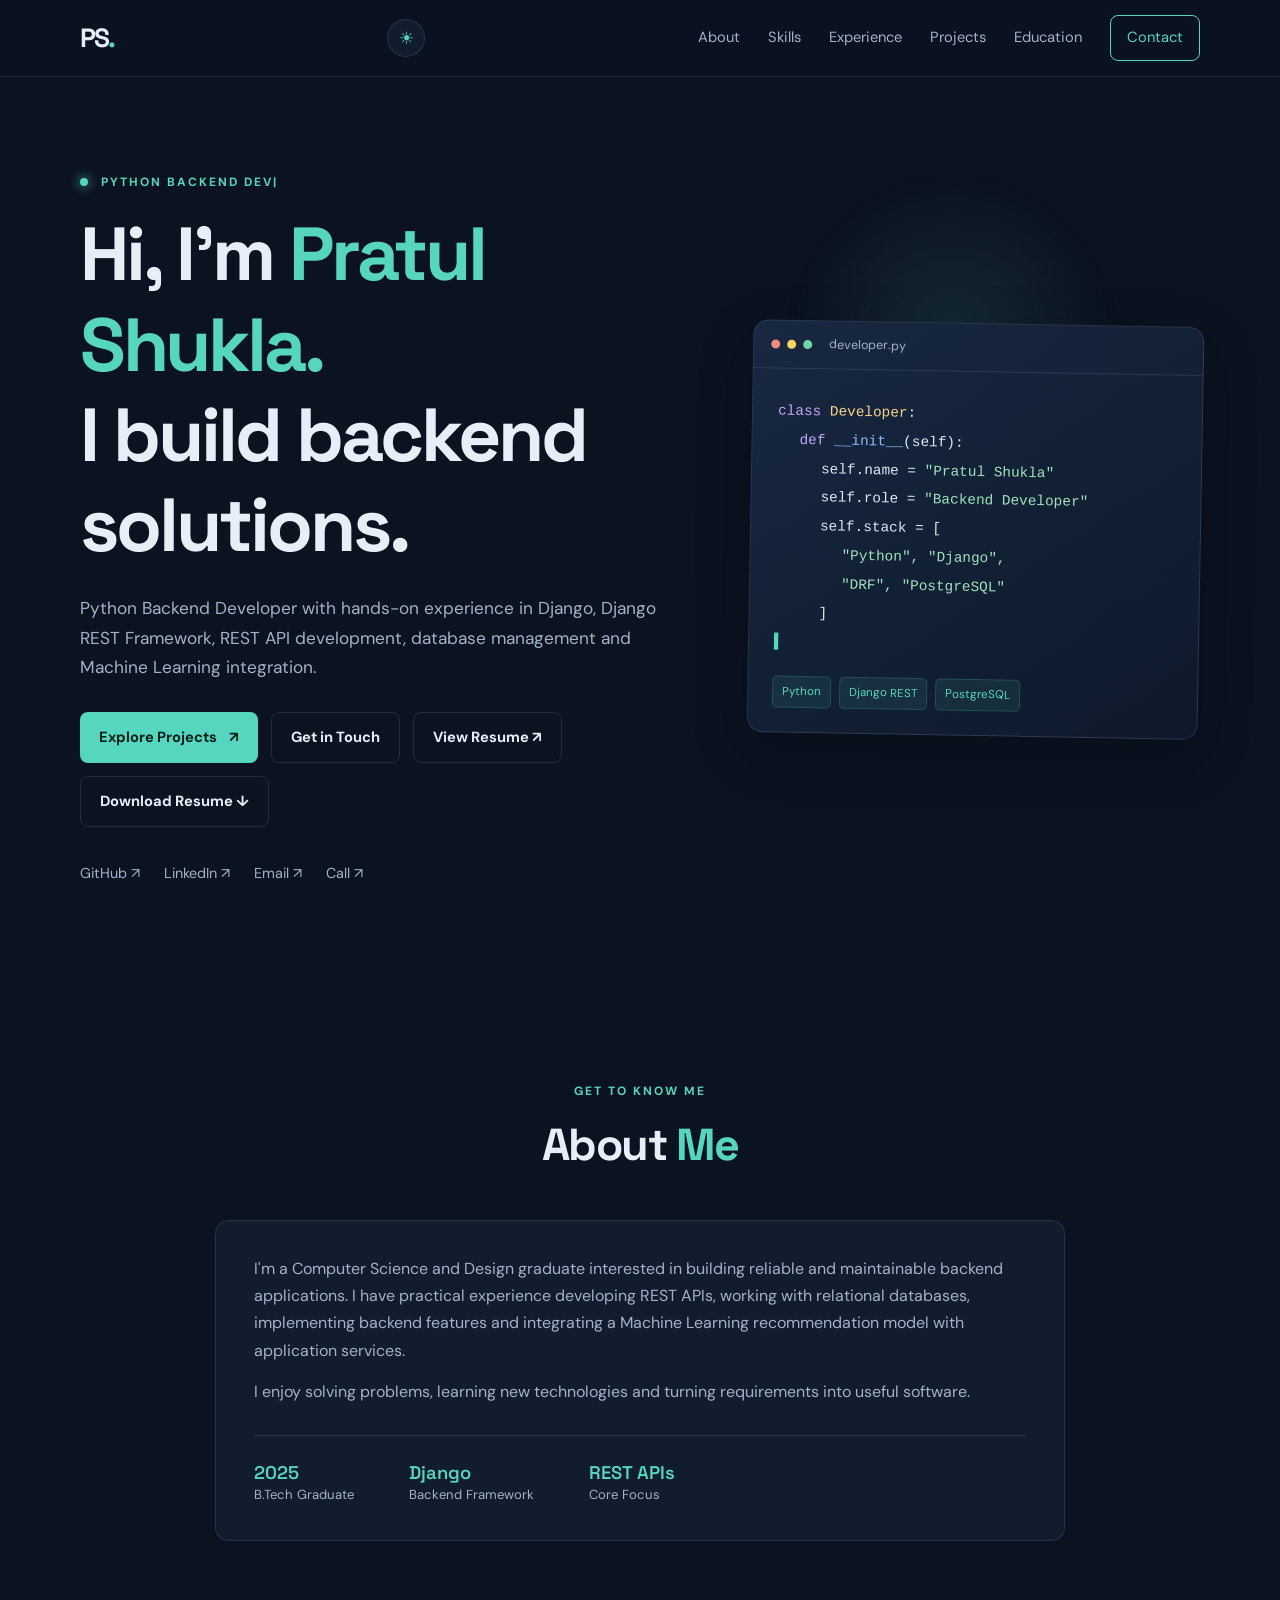
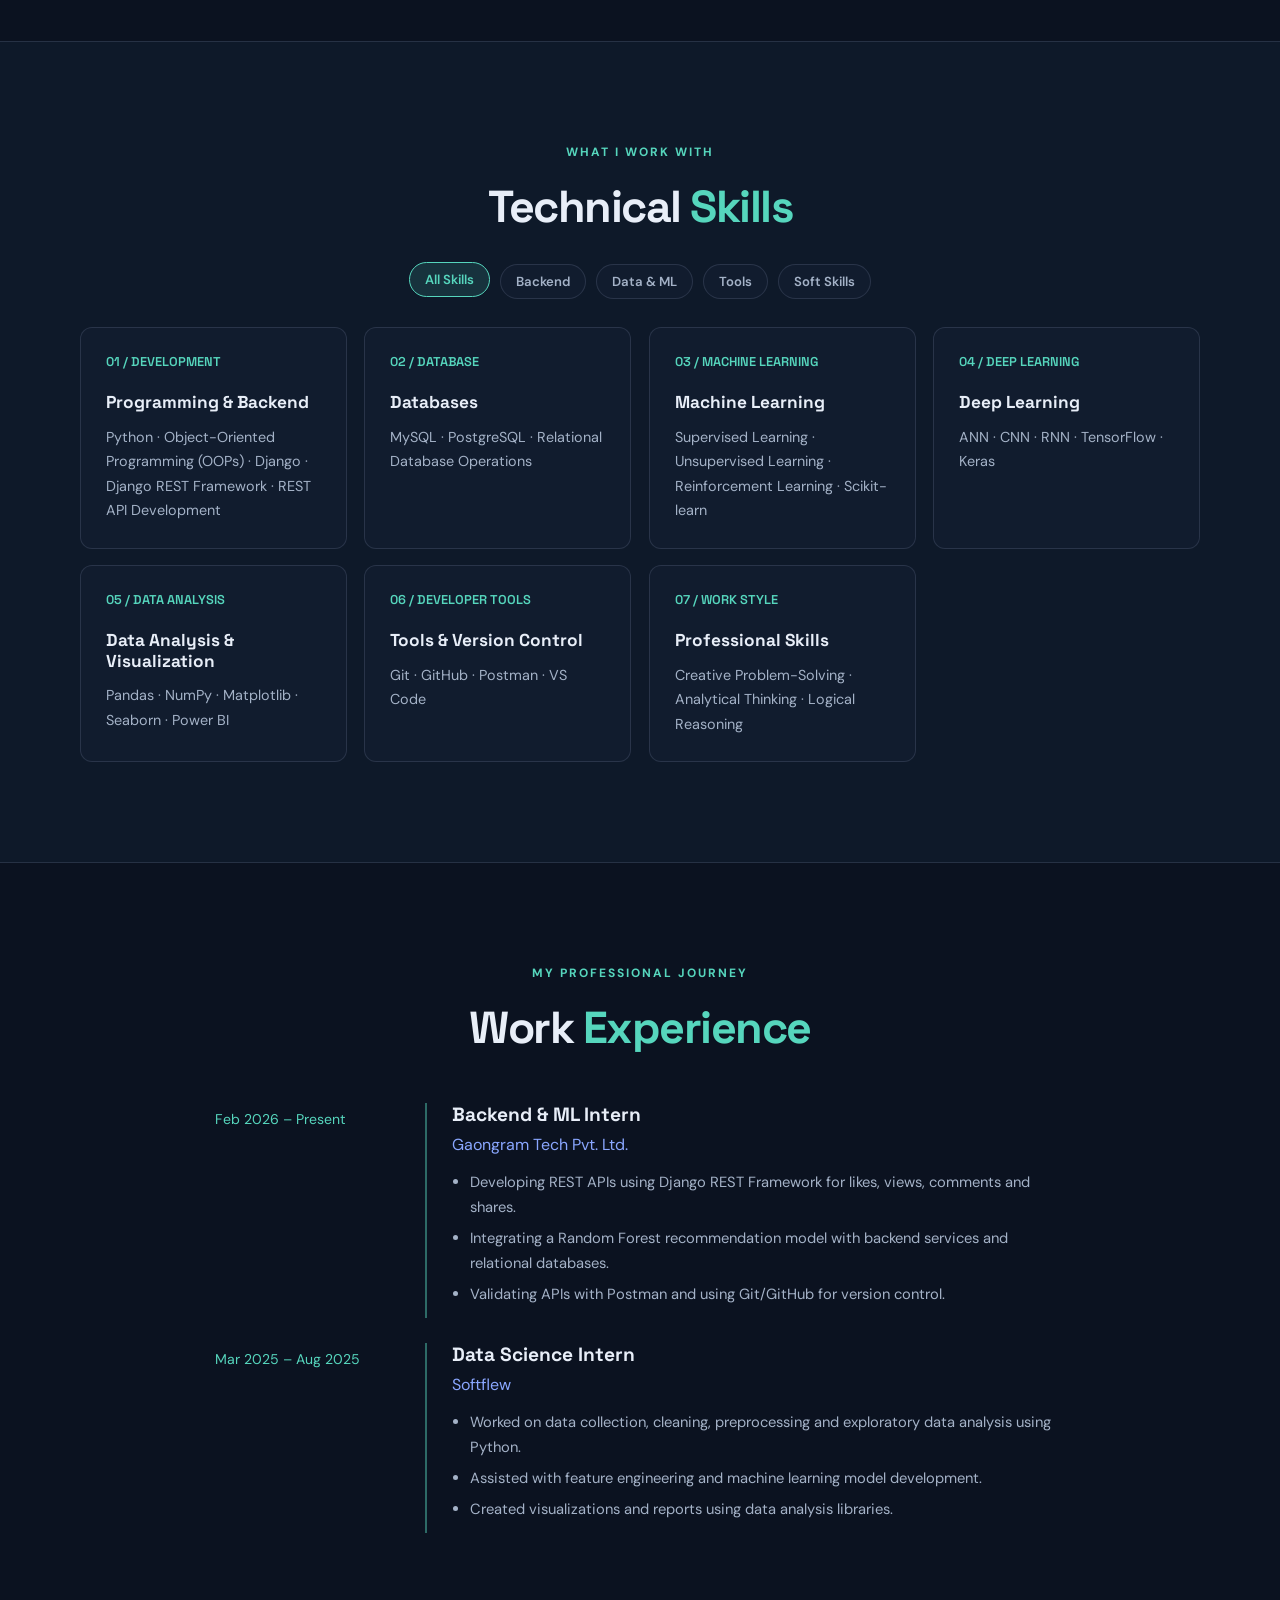
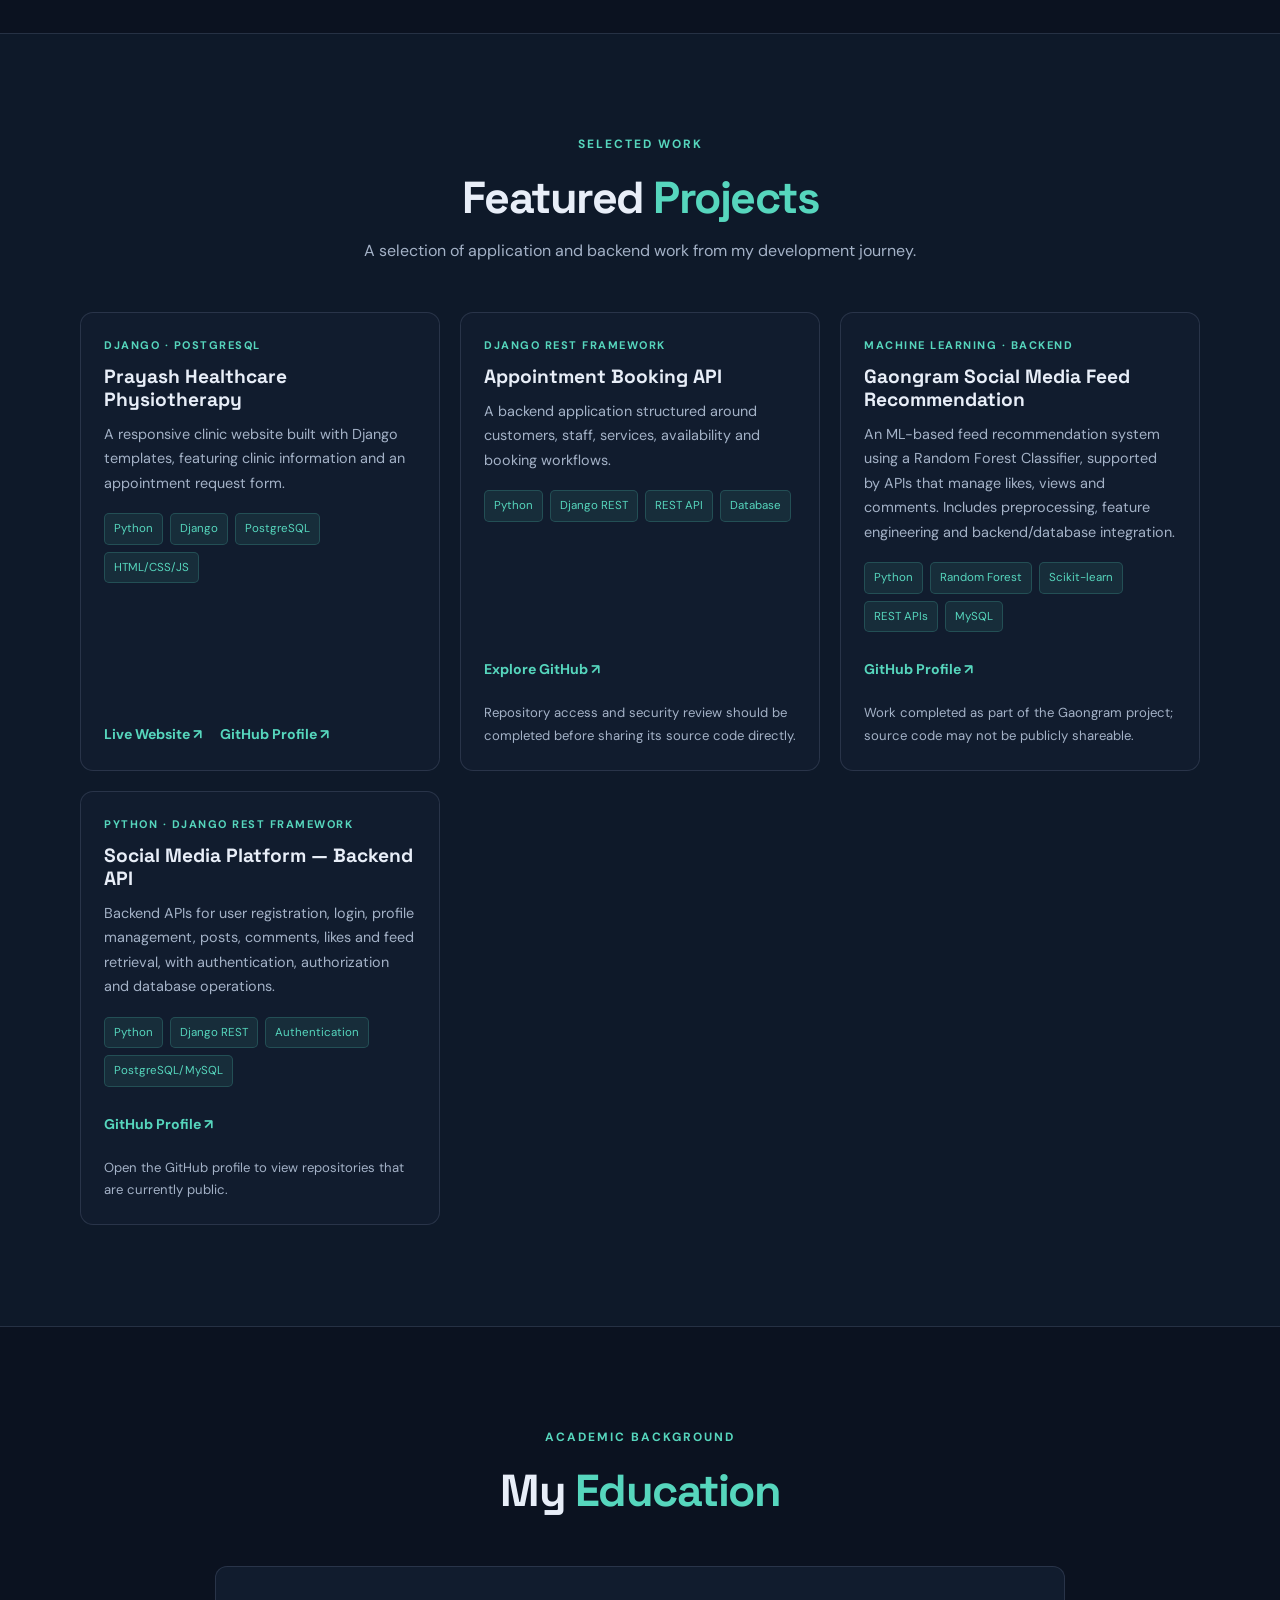
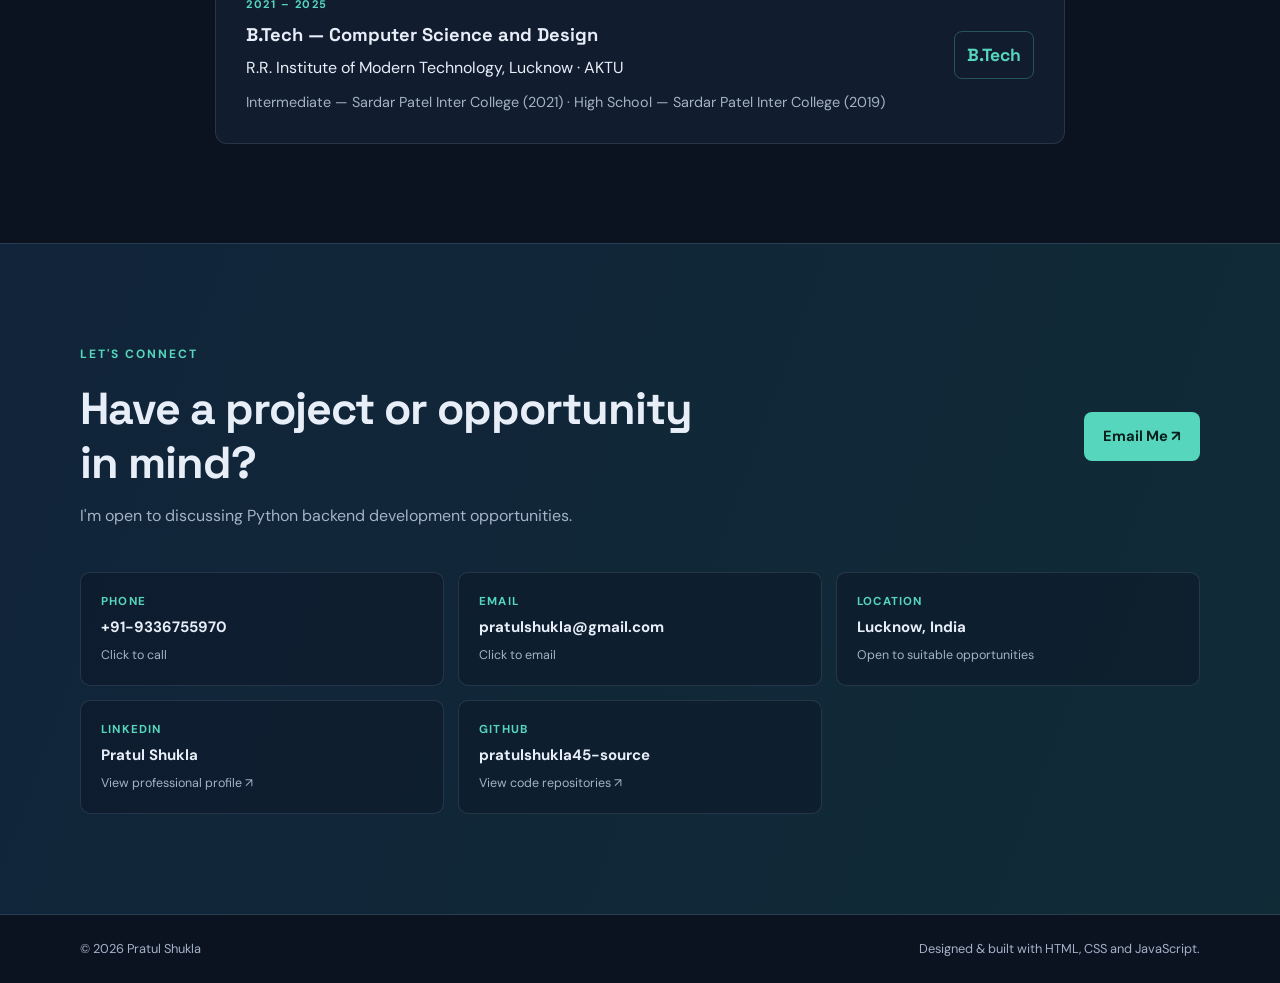
<file: index.html>
<!DOCTYPE html>
<html lang="en">
<head>
  <meta charset="UTF-8">
  <meta name="viewport" content="width=device-width, initial-scale=1.0">
  <meta name="description" content="Pratul Shukla — Python Backend Developer skilled in Django, Django REST Framework, REST APIs and databases.">
  <meta name="theme-color" content="#0b1220">
  <title>Pratul Shukla | Python Backend Developer</title>
  <link rel="preconnect" href="https://fonts.googleapis.com">
  <link rel="preconnect" href="https://fonts.gstatic.com" crossorigin>
  <link href="https://fonts.googleapis.com/css2?family=DM+Sans:wght@400;500;600;700&family=Space+Grotesk:wght@500;600;700&display=swap" rel="stylesheet">
  <link rel="stylesheet" href="style.css">
</head>
<body>
  <div class="scroll-progress" id="scroll-progress" aria-hidden="true"></div>
  <header class="site-header">
    <nav class="nav container" aria-label="Main navigation">
      <a class="brand" href="#home">PS<span>.</span></a>
      <div class="nav-tools"><button class="theme-toggle" type="button" aria-label="Switch to light theme" title="Toggle theme">☀</button><button class="menu-toggle" aria-label="Toggle navigation" aria-expanded="false">☰</button></div>
      <div class="nav-links">
        <a href="#about">About</a><a href="#skills">Skills</a><a href="#experience">Experience</a>
        <a href="#projects">Projects</a><a href="#education">Education</a><a class="nav-contact" href="#contact">Contact</a>
      </div>
    </nav>
  </header>

  <main>
    <section class="hero container" id="home">
      <div class="hero-copy">
        <p class="eyebrow"><span class="status-dot"></span> <span id="role-text">PYTHON BACKEND DEVELOPER</span><span class="typing-caret">|</span></p>
        <h1>Hi, I'm <span>Pratul Shukla.</span><br> I build backend solutions.</h1>
        <p class="hero-text">Python Backend Developer with hands-on experience in Django, Django REST Framework, REST API development, database management and Machine Learning integration.</p>
       
        <div class="hero-actions">
          <a class="btn btn-primary" href="#projects">Explore Projects <span>↗</span></a>
          <a class="btn btn-secondary" href="mailto:pratulshukla@gmail.com">Get in Touch</a>
          <a class="btn btn-secondary" href="Pratul_Shukla_Resume.pdf" target="_blank" rel="noopener noreferrer">View Resume ↗</a>
          <a class="btn btn-secondary" href="Pratul_Shukla_Resume.pdf" download>Download Resume ↓</a>
        </div>

        <div class="social-links">
          <a href="https://github.com/pratulshukla45-source" target="_blank" rel="noopener noreferrer">GitHub ↗</a>
          <a href="https://www.linkedin.com/in/pratul-shukla-8b8899241" target="_blank" rel="noopener noreferrer">LinkedIn ↗</a>
          <a href="mailto:pratulshukla@gmail.com">Email ↗</a>
          <a href="tel:+919336755970">Call ↗</a>
        </div>
      </div>
      <div class="hero-card" aria-label="Backend development technologies">
        <div class="terminal-top"><i></i><i></i><i></i><span>developer.py</span></div>
        <div class="terminal-code">
          <p><span class="code-purple">class</span> <span class="code-yellow">Developer</span>:</p>
          <p class="indent"><span class="code-purple">def</span> <span class="code-blue">__init__</span>(self):</p>
          <p class="indent2">self.name = <span class="code-green">"Pratul Shukla"</span></p>
          <p class="indent2">self.role = <span class="code-green">"Backend Developer"</span></p>
          <p class="indent2">self.stack = [</p>
          <p class="indent3"><span class="code-green">"Python", "Django",</span></p>
          <p class="indent3"><span class="code-green">"DRF", "PostgreSQL"</span></p>
          <p class="indent2">]</p>
          <p class="terminal-cursor">▍</p>
        </div>
        <div class="tech-pills"><span>Python</span><span>Django REST</span><span>PostgreSQL</span></div>
      </div>
    </section>

    <section class="section container" id="about">
      <div class="section-heading"><p class="eyebrow">GET TO KNOW ME</p><h2>About <span>Me</span></h2></div>
      <div class="about-panel">
        <p>I'm a Computer Science and Design graduate interested in building reliable and maintainable backend applications. I have practical experience developing REST APIs, working with relational databases, implementing backend features and integrating a Machine Learning recommendation model with application services.</p>
        <p>I enjoy solving problems, learning new technologies and turning requirements into useful software.</p>
        <div class="quick-facts"><div><strong>2025</strong><span>B.Tech Graduate</span></div><div><strong>Django</strong><span>Backend Framework</span></div><div><strong>REST APIs</strong><span>Core Focus</span></div></div>
      </div>
    </section>

    <section class="section section-muted" id="skills">
      <div class="container">
        <div class="section-heading"><p class="eyebrow">WHAT I WORK WITH</p><h2>Technical <span>Skills</span></h2></div>
        <div class="skill-filters" role="group" aria-label="Filter skills">
          <button class="filter-btn active" data-filter="all" aria-pressed="true">All Skills</button>
          <button class="filter-btn" data-filter="backend" aria-pressed="false">Backend</button>
          <button class="filter-btn" data-filter="data" aria-pressed="false">Data & ML</button>
          <button class="filter-btn" data-filter="tools" aria-pressed="false">Tools</button>
          <button class="filter-btn" data-filter="soft" aria-pressed="false">Soft Skills</button>
        </div>
        <div class="skill-grid">
          <article class="skill-card reveal" data-category="backend"><div class="skill-icon">01 / DEVELOPMENT</div><h3>Programming & Backend</h3><p>Python · Object-Oriented Programming (OOPs) · Django · Django REST Framework · REST API Development</p></article>
          <article class="skill-card reveal" data-category="backend"><div class="skill-icon">02 / DATABASE</div><h3>Databases</h3><p>MySQL · PostgreSQL · Relational Database Operations</p></article>
          <article class="skill-card reveal" data-category="data"><div class="skill-icon">03 / MACHINE LEARNING</div><h3>Machine Learning</h3><p>Supervised Learning · Unsupervised Learning · Reinforcement Learning · Scikit-learn</p></article>
          <article class="skill-card reveal" data-category="data"><div class="skill-icon">04 / DEEP LEARNING</div><h3>Deep Learning</h3><p>ANN · CNN · RNN · TensorFlow · Keras</p></article>
          <article class="skill-card reveal" data-category="data"><div class="skill-icon">05 / DATA ANALYSIS</div><h3>Data Analysis & Visualization</h3><p>Pandas · NumPy · Matplotlib · Seaborn · Power BI</p></article>
          <article class="skill-card reveal" data-category="tools"><div class="skill-icon">06 / DEVELOPER TOOLS</div><h3>Tools & Version Control</h3><p>Git · GitHub · Postman · VS Code</p></article>
          <article class="skill-card reveal" data-category="soft"><div class="skill-icon">07 / WORK STYLE</div><h3>Professional Skills</h3><p>Creative Problem-Solving · Analytical Thinking · Logical Reasoning</p></article>
        </div>
      </div>
    </section>

    <section class="section container" id="experience">
      <div class="section-heading"><p class="eyebrow">MY PROFESSIONAL JOURNEY</p><h2>Work <span>Experience</span></h2></div>
      <div class="timeline">
        <article class="timeline-item"><div class="timeline-date">Feb 2026 – Present</div><div class="timeline-content"><h3>Backend & ML Intern</h3><p class="company">Gaongram Tech Pvt. Ltd.</p><ul><li>Developing REST APIs using Django REST Framework for likes, views, comments and shares.</li><li>Integrating a Random Forest recommendation model with backend services and relational databases.</li><li>Validating APIs with Postman and using Git/GitHub for version control.</li></ul></div></article>
        <article class="timeline-item"><div class="timeline-date">Mar 2025 – Aug 2025</div><div class="timeline-content"><h3>Data Science Intern</h3><p class="company">Softflew</p><ul><li>Worked on data collection, cleaning, preprocessing and exploratory data analysis using Python.</li><li>Assisted with feature engineering and machine learning model development.</li><li>Created visualizations and reports using data analysis libraries.</li></ul></div></article>
      </div>
    </section>

    <section class="section section-muted" id="projects">
      <div class="container">
        <div class="section-heading"><p class="eyebrow">SELECTED WORK</p><h2>Featured <span>Projects</span></h2><p class="section-intro">A selection of application and backend work from my development journey.</p></div>
        <div class="project-grid">
          <article class="project-card reveal"><div class="project-body"><p class="project-type">DJANGO · POSTGRESQL</p><h3>Prayash Healthcare Physiotherapy</h3><p>A responsive clinic website built with Django templates, featuring clinic information and an appointment request form.</p><div class="tag-row"><span>Python</span><span>Django</span><span>PostgreSQL</span><span>HTML/CSS/JS</span></div><div class="project-links"><a class="text-link" href="https://pratul45.pythonanywhere.com/" target="_blank" rel="noopener noreferrer">Live Website ↗</a><a class="text-link" href="https://github.com/pratulshukla45-source" target="_blank" rel="noopener noreferrer">GitHub Profile ↗</a></div></div></article>
          <article class="project-card reveal"><div class="project-body"><p class="project-type">DJANGO REST FRAMEWORK</p><h3>Appointment Booking API</h3><p>A backend application structured around customers, staff, services, availability and booking workflows.</p><div class="tag-row"><span>Python</span><span>Django REST</span><span>REST API</span><span>Database</span></div><div class="project-links"><a class="text-link" href="https://github.com/pratulshukla45-source" target="_blank" rel="noopener noreferrer">Explore GitHub ↗</a></div><p class="project-note">Repository access and security review should be completed before sharing its source code directly.</p></div></article>
          <article class="project-card project-text-only reveal"><div class="project-body"><p class="project-type">MACHINE LEARNING · BACKEND</p><h3>Gaongram Social Media Feed Recommendation</h3><p>An ML-based feed recommendation system using a Random Forest Classifier, supported by APIs that manage likes, views and comments. Includes preprocessing, feature engineering and backend/database integration.</p><div class="tag-row"><span>Python</span><span>Random Forest</span><span>Scikit-learn</span><span>REST APIs</span><span>MySQL</span></div><div class="project-links"><a class="text-link" href="https://github.com/pratulshukla45-source" target="_blank" rel="noopener noreferrer">GitHub Profile ↗</a></div><p class="project-note">Work completed as part of the Gaongram project; source code may not be publicly shareable.</p></div></article>
          <article class="project-card project-text-only reveal"><div class="project-body"><p class="project-type">PYTHON · DJANGO REST FRAMEWORK</p><h3>Social Media Platform — Backend API</h3><p>Backend APIs for user registration, login, profile management, posts, comments, likes and feed retrieval, with authentication, authorization and database operations.</p><div class="tag-row"><span>Python</span><span>Django REST</span><span>Authentication</span><span>PostgreSQL/MySQL</span></div><div class="project-links"><a class="text-link" href="https://github.com/pratulshukla45-source" target="_blank" rel="noopener noreferrer">GitHub Profile ↗</a></div><p class="project-note">Open the GitHub profile to view repositories that are currently public.</p></div></article>
        </div>
      </div>
    </section>

    <section class="section container" id="education">
      <div class="section-heading"><p class="eyebrow">ACADEMIC BACKGROUND</p><h2>My <span>Education</span></h2></div>
      <div class="education-card"><div><p class="project-type">2021 – 2025</p><h3>B.Tech — Computer Science and Design</h3><p>R.R. Institute of Modern Technology, Lucknow · AKTU</p><p class="education-extra">Intermediate — Sardar Patel Inter College (2021) · High School — Sardar Patel Inter College (2019)</p></div><span class="education-mark">B.Tech</span></div>
    </section>

    <section class="section contact-section" id="contact">
      <div class="container">
        <div class="contact-inner">
          <div><p class="eyebrow">LET'S CONNECT</p><h2>Have a project or opportunity<br>in mind?</h2><p>I'm open to discussing Python backend development opportunities.</p></div>
          <a class="btn btn-primary" href="mailto:pratulshukla@gmail.com">Email Me ↗</a>
        </div>
        <div class="contact-details" aria-label="Contact details">
          <a class="contact-detail" href="tel:+919336755970"><span class="contact-label">Phone</span><strong>+91-9336755970</strong><span class="contact-hint">Click to call</span></a>
          <a class="contact-detail" href="mailto:pratulshukla@gmail.com"><span class="contact-label">Email</span><strong>pratulshukla@gmail.com</strong><span class="contact-hint">Click to email</span></a>
          <div class="contact-detail"><span class="contact-label">Location</span><strong>Lucknow, India</strong><span class="contact-hint">Open to suitable opportunities</span></div>
          <a class="contact-detail" href="https://www.linkedin.com/in/pratul-shukla-8b8899241" target="_blank" rel="noopener noreferrer"><span class="contact-label">LinkedIn</span><strong>Pratul Shukla</strong><span class="contact-hint">View professional profile ↗</span></a>
          <a class="contact-detail" href="https://github.com/pratulshukla45-source" target="_blank" rel="noopener noreferrer"><span class="contact-label">GitHub</span><strong>pratulshukla45-source</strong><span class="contact-hint">View code repositories ↗</span></a>
        </div>
      </div>
    </section>
  </main>
  <button class="back-to-top" type="button" aria-label="Back to top">↑</button>
  <footer class="footer"><div class="container"><span>© <span id="year"></span> Pratul Shukla</span><span>Designed & built with HTML, CSS and JavaScript.</span></div></footer>
  <script src="script.js"></script>
</body>
</html>
</file>
<file: style.css>
/* Pratul Shukla — Python Backend Developer Portfolio */
:root{--bg:#0b1220;--panel:#111c2e;--panel2:#142238;--text:#e8eef8;--muted:#a4b2c7;--accent:#56d6bd;--accent2:#8aa7ff;--line:rgba(180,200,230,.14);--white:#fff}
*{box-sizing:border-box;margin:0;padding:0}
html{scroll-behavior:smooth;scroll-padding-top:90px}
body{font-family:"DM Sans",sans-serif;background:var(--bg);color:var(--text);line-height:1.7}
a{color:inherit;text-decoration:none}
.container{width:min(1120px,calc(100% - 44px));margin-inline:auto}
.site-header{position:sticky;top:0;z-index:10;background:rgba(11,18,32,.88);backdrop-filter:blur(16px);border-bottom:1px solid var(--line)}
.nav{height:76px;display:flex;align-items:center;justify-content:space-between}
.brand{font:700 1.65rem "Space Grotesk";letter-spacing:-2px}.brand span{color:var(--accent)}
.nav-links{display:flex;align-items:center;gap:28px;color:var(--muted);font-size:.92rem}
.nav-links a:hover,.social-links a:hover{color:var(--accent)}
.nav-links .nav-contact{padding:9px 16px;border:1px solid var(--accent);border-radius:8px;color:var(--accent)}
.menu-toggle{display:none;background:none;border:0;color:var(--text);font-size:1.5rem}
.hero{min-height:650px;display:grid;grid-template-columns:1.15fr .85fr;align-items:center;gap:60px;padding-block:95px}
.eyebrow{font-size:.75rem;font-weight:700;letter-spacing:2px;color:var(--accent);margin-bottom:17px}
.status-dot{display:inline-block;width:8px;height:8px;background:var(--accent);border-radius:50%;margin-right:8px;box-shadow:0 0 12px var(--accent)}
h1,h2,h3{font-family:"Space Grotesk",sans-serif;line-height:1.2}
h1{font-size:clamp(2.8rem,6vw,4.7rem);letter-spacing:-3px;max-width:700px}
h1 span,h2 span{color:var(--accent)}
.hero-text{max-width:620px;color:var(--muted);font-size:1.08rem;margin:24px 0 30px}
.hero-actions{display:flex;gap:13px;flex-wrap:wrap}
.btn{display:inline-flex;align-items:center;justify-content:center;gap:12px;padding:12px 19px;border-radius:8px;font-weight:700;font-size:.92rem;transition:.2s}
.btn-primary{background:var(--accent);color:#08201d}.btn-primary:hover{transform:translateY(-3px);box-shadow:0 10px 30px rgba(86,214,189,.18)}
.btn-secondary{border:1px solid var(--line);color:var(--text)}.btn-secondary:hover{border-color:var(--accent);color:var(--accent)}
.social-links{display:flex;gap:24px;margin-top:34px;color:var(--muted);font-size:.9rem}
.hero-card{background:linear-gradient(145deg,#172840,#0e192b);border:1px solid var(--line);border-radius:16px;overflow:hidden;box-shadow:0 25px 80px rgba(0,0,0,.28);transform:rotate(1deg)}
.terminal-top{height:48px;border-bottom:1px solid var(--line);display:flex;align-items:center;gap:7px;padding:0 17px;color:var(--muted);font-size:.78rem}
.terminal-top i{width:9px;height:9px;border-radius:50%;background:#f28b82}.terminal-top i:nth-child(2){background:#fdd663}.terminal-top i:nth-child(3){background:#70d6a5}.terminal-top span{margin-left:10px}
.terminal-code{padding:28px 25px 20px;font: .9rem/2 "Consolas",monospace;color:#dce7f5;min-height:280px}
.indent{padding-left:22px}.indent2{padding-left:44px}.indent3{padding-left:66px}
.code-purple{color:#c7a5ff}.code-yellow{color:#f5d58b}.code-blue{color:#8dbbff}.code-green{color:#9fe2bb}.terminal-cursor{color:var(--accent)}
.tech-pills{display:flex;gap:8px;flex-wrap:wrap;padding:0 24px 24px}.tech-pills span,.tag-row span{font-size:.72rem;color:var(--accent);background:rgba(86,214,189,.09);border:1px solid rgba(86,214,189,.2);padding:5px 9px;border-radius:5px}
.section{padding-block:100px}.section-muted{background:#0e1929;border-block:1px solid var(--line)}
.section-heading{text-align:center;margin-bottom:48px}.section-heading h2{font-size:clamp(2rem,4vw,2.8rem);letter-spacing:-1.5px}.section-intro{color:var(--muted);margin-top:12px}
.about-panel{max-width:850px;margin:auto;background:var(--panel);border:1px solid var(--line);border-radius:14px;padding:34px 38px;color:var(--muted)}
.about-panel p+p{margin-top:14px}.quick-facts{display:flex;gap:55px;margin-top:30px;padding-top:25px;border-top:1px solid var(--line)}.quick-facts div{display:grid}.quick-facts strong{font:600 1.15rem "Space Grotesk";color:var(--accent)}.quick-facts span{font-size:.82rem}
.skill-grid{display:grid;grid-template-columns:repeat(4,1fr);gap:17px}.skill-card{padding:25px;background:var(--panel);border:1px solid var(--line);border-radius:12px;min-height:190px}.skill-icon{font:600 .8rem "Space Grotesk";color:var(--accent);margin-bottom:22px}.skill-card h3{font-size:1.08rem;margin-bottom:12px}.skill-card p{color:var(--muted);font-size:.9rem}
.timeline{max-width:850px;margin:auto;display:grid;gap:25px}.timeline-item{display:grid;grid-template-columns:180px 1fr;gap:30px}.timeline-date{color:var(--accent);font-size:.88rem;padding-top:5px}.timeline-content{border-left:2px solid rgba(86,214,189,.45);padding:0 0 5px 25px}.timeline-content h3{font-size:1.2rem}.company{color:var(--accent2);margin:5px 0 12px}.timeline-content ul{padding-left:18px;color:var(--muted);font-size:.92rem}.timeline-content li{margin:6px 0}
.project-grid{display:grid;grid-template-columns:repeat(3,1fr);gap:20px}.project-card{background:var(--panel);border:1px solid var(--line);border-radius:13px;overflow:hidden;display:flex;flex-direction:column;transition:.2s}.project-card:hover{transform:translateY(-5px);border-color:rgba(86,214,189,.5)}.project-image{height:155px;background:#192941;display:grid;place-items:center;overflow:hidden}.project-image img{width:100%;height:100%;object-fit:cover}.project-body{padding:23px;display:flex;flex-direction:column;flex:1}.project-type{font-size:.69rem;letter-spacing:1.5px;color:var(--accent);font-weight:700;margin-bottom:10px}.project-body h3{font-size:1.2rem;margin-bottom:11px}.project-body>p:not(.project-type):not(.project-note){font-size:.9rem;color:var(--muted)}.tag-row{display:flex;gap:7px;flex-wrap:wrap;margin:18px 0}.text-link{color:var(--accent);font-size:.88rem;font-weight:700;margin-top:auto;padding-top:8px}.project-note{color:var(--muted);font-size:.82rem;margin-top:auto;padding-top:8px}
.education-card{max-width:850px;margin:auto;padding:28px 30px;border:1px solid var(--line);border-radius:12px;background:var(--panel);display:flex;align-items:center;justify-content:space-between;gap:20px}.education-card h3{font-size:1.15rem;margin-bottom:8px}.education-card p:last-child{color:var(--muted);font-size:.9rem}.education-mark{font:700 1.1rem "Space Grotesk";color:var(--accent);border:1px solid rgba(86,214,189,.3);padding:12px;border-radius:8px}
.contact-section{background:linear-gradient(110deg,#11243a,#102b36);border-block:1px solid var(--line)}.contact-inner{display:flex;justify-content:space-between;align-items:center;gap:30px}.contact-inner h2{font-size:clamp(2rem,4vw,2.8rem);letter-spacing:-1px}.contact-inner p:not(.eyebrow){color:var(--muted);margin-top:13px}.contact-details{display:grid;grid-template-columns:repeat(3,1fr);gap:14px;margin-top:42px}.contact-detail{display:flex;flex-direction:column;gap:4px;padding:19px 20px;background:rgba(11,18,32,.38);border:1px solid var(--line);border-radius:10px;min-width:0}.contact-detail:hover{border-color:rgba(86,214,189,.55)}.contact-label{font-size:.72rem;letter-spacing:1.2px;text-transform:uppercase;color:var(--accent);font-weight:700}.contact-detail strong{font-size:.94rem;overflow-wrap:anywhere}.contact-hint{font-size:.78rem;color:var(--muted)}.footer{padding:23px 0;color:var(--muted);font-size:.8rem}.footer .container{display:flex;justify-content:space-between;gap:15px}
@media(max-width:900px){.hero{gap:35px;grid-template-columns:1fr  .85fr}.skill-grid{grid-template-columns:repeat(2,1fr)}.project-grid{grid-template-columns:repeat(2,1fr)}}
@media(max-width:680px){.container{width:min(100% - 32px,540px)}.nav{height:66px}.menu-toggle{display:block}.nav-links{display:none;position:absolute;top:66px;left:0;right:0;background:#101c2d;padding:18px 22px 24px;flex-direction:column;align-items:stretch;gap:15px;border-bottom:1px solid var(--line)}.nav-links.open{display:flex}.nav-links .nav-contact{text-align:center}.hero{padding-block:70px;grid-template-columns:1fr;min-height:0}.hero-card{max-width:500px;width:100%;transform:none}.section{padding-block:72px}.about-panel{padding:25px 22px}.quick-facts{gap:20px;justify-content:space-between}.skill-grid,.project-grid{grid-template-columns:1fr}.skill-card{min-height:0}.timeline-item{grid-template-columns:1fr;gap:8px}.timeline-content{margin-left:2px}.education-card{padding:23px;align-items:flex-start}.contact-inner{align-items:flex-start;flex-direction:column}.contact-details{grid-template-columns:1fr}.footer .container{flex-direction:column}}
@media(prefers-reduced-motion:reduce){html{scroll-behavior:auto}*,*::before,*::after{transition:none!important}}

/* Interactive polish and motion */
.skill-filters{display:flex;justify-content:center;gap:10px;flex-wrap:wrap;margin:-18px 0 28px}
.filter-btn{border:1px solid var(--line);background:var(--panel);color:var(--muted);padding:8px 15px;border-radius:999px;font:600 .82rem "DM Sans",sans-serif;cursor:pointer;transition:all .22s ease}
.filter-btn:hover,.filter-btn.active{background:rgba(86,214,189,.13);border-color:var(--accent);color:var(--accent);transform:translateY(-2px)}
.skill-card,.project-card,.about-panel,.education-card,.timeline-item{will-change:transform}
.reveal{opacity:0;transform:translateY(22px);transition:opacity .65s ease,transform .65s ease}
.reveal.is-visible{opacity:1;transform:translateY(0)}
.skill-card.is-hidden{display:none}
.project-links{display:flex;gap:18px;flex-wrap:wrap;margin-top:auto;padding-top:8px}
.project-links .text-link{margin-top:0;padding-top:0}
.project-note{margin-top:12px!important}
.education-extra{margin-top:9px;color:var(--muted);font-size:.83rem}
.back-to-top{position:fixed;right:22px;bottom:22px;z-index:9;width:44px;height:44px;border:1px solid rgba(86,214,189,.4);border-radius:50%;background:#142238;color:var(--accent);font-size:1.35rem;cursor:pointer;opacity:0;pointer-events:none;transform:translateY(10px);transition:.25s}
.back-to-top.visible{opacity:1;pointer-events:auto;transform:translateY(0)}
.project-card:hover .project-image img{transform:scale(1.045)}
.project-image img{transition:transform .45s ease}
@media(max-width:680px){.skill-filters{justify-content:flex-start}.back-to-top{right:14px;bottom:14px}}
@media(prefers-reduced-motion:reduce){.reveal{opacity:1;transform:none;transition:none}.project-image img{transition:none}}


/* Signature interactions: theme switch, scroll progress and active navigation */
:root{color-scheme:dark;--shadow:0 18px 55px rgba(0,0,0,.22)}
html{scroll-padding-top:88px}
.site-header{backdrop-filter:blur(16px);-webkit-backdrop-filter:blur(16px)}
.scroll-progress{position:fixed;inset:0 auto auto 0;height:3px;width:0;z-index:1000;background:linear-gradient(90deg,var(--accent),#8dbbff);box-shadow:0 0 14px rgba(86,214,189,.5)}
.nav-tools{display:flex;align-items:center;gap:10px}
.theme-toggle{width:38px;height:38px;border:1px solid var(--line);border-radius:50%;background:var(--panel);color:var(--accent);font-size:1.05rem;cursor:pointer;transition:transform .25s,border-color .25s}
.theme-toggle:hover{transform:rotate(18deg) scale(1.08);border-color:var(--accent)}
.nav-links a{position:relative;transition:color .2s}
.nav-links a:not(.nav-contact)::after{content:"";position:absolute;left:0;right:100%;bottom:-7px;height:2px;background:var(--accent);transition:right .25s}
.nav-links a:hover::after,.nav-links a.active::after{right:0}
.nav-links a.active:not(.nav-contact){color:var(--accent)}
.nav-links .nav-contact.active{box-shadow:0 0 0 2px rgba(86,214,189,.22)}
.typing-caret{color:var(--accent);animation:caretBlink .8s steps(2,start) infinite}
@keyframes caretBlink{to{visibility:hidden}}
.hero{position:relative;isolation:isolate}
.hero::before{content:"";position:absolute;width:340px;height:340px;right:7%;top:10%;border-radius:50%;background:radial-gradient(circle,rgba(86,214,189,.12),transparent 68%);filter:blur(10px);z-index:-1;pointer-events:none}
.hero-card{box-shadow:var(--shadow);animation:floatCard 6s ease-in-out infinite}
@keyframes floatCard{0%,100%{transform:translateY(0) rotate(0)}50%{transform:translateY(-9px) rotate(.35deg)}}
.skill-card,.project-card,.education-card,.contact-detail{transition:transform .28s ease,border-color .28s ease,box-shadow .28s ease}
.skill-card:hover,.education-card:hover,.contact-detail:hover{transform:translateY(-5px);box-shadow:var(--shadow)}
.project-card:hover{box-shadow:var(--shadow)}
body.light-theme{color-scheme:light;--bg:#f4f8fb;--panel:#ffffff;--muted:#536477;--text:#182638;--line:#dce6ee;--accent:#087f75;--accent2:#426d9c;background:var(--bg);color:var(--text)}
body.light-theme .site-header{background:rgba(244,248,251,.86);border-color:var(--line)}
body.light-theme .section-muted{background:#eaf1f6;border-color:var(--line)}
body.light-theme .hero-card{background:#142238;border-color:#263c56}
body.light-theme .terminal-code{color:#dce7f5}
body.light-theme .nav-links .nav-contact{background:var(--accent);color:#fff}
body.light-theme .contact-section{background:linear-gradient(110deg,#dcebf2,#e3f2ef)}
body.light-theme .contact-detail{background:rgba(255,255,255,.75)}
body.light-theme .footer{color:#536477}
body.light-theme .filter-btn{background:#fff;color:#536477}
body.light-theme .filter-btn:hover,body.light-theme .filter-btn.active{background:#dff4ef;color:#087f75}
body.light-theme .back-to-top{background:#fff;color:#087f75}
@media(max-width:680px){.nav-tools{margin-left:auto}.hero-card{animation:none}.nav-links a:not(.nav-contact)::after{display:none}}
@media(prefers-reduced-motion:reduce){.hero-card{animation:none}.typing-caret{animation:none}.skill-card,.project-card,.education-card,.contact-detail{transition:none}}
</file>
